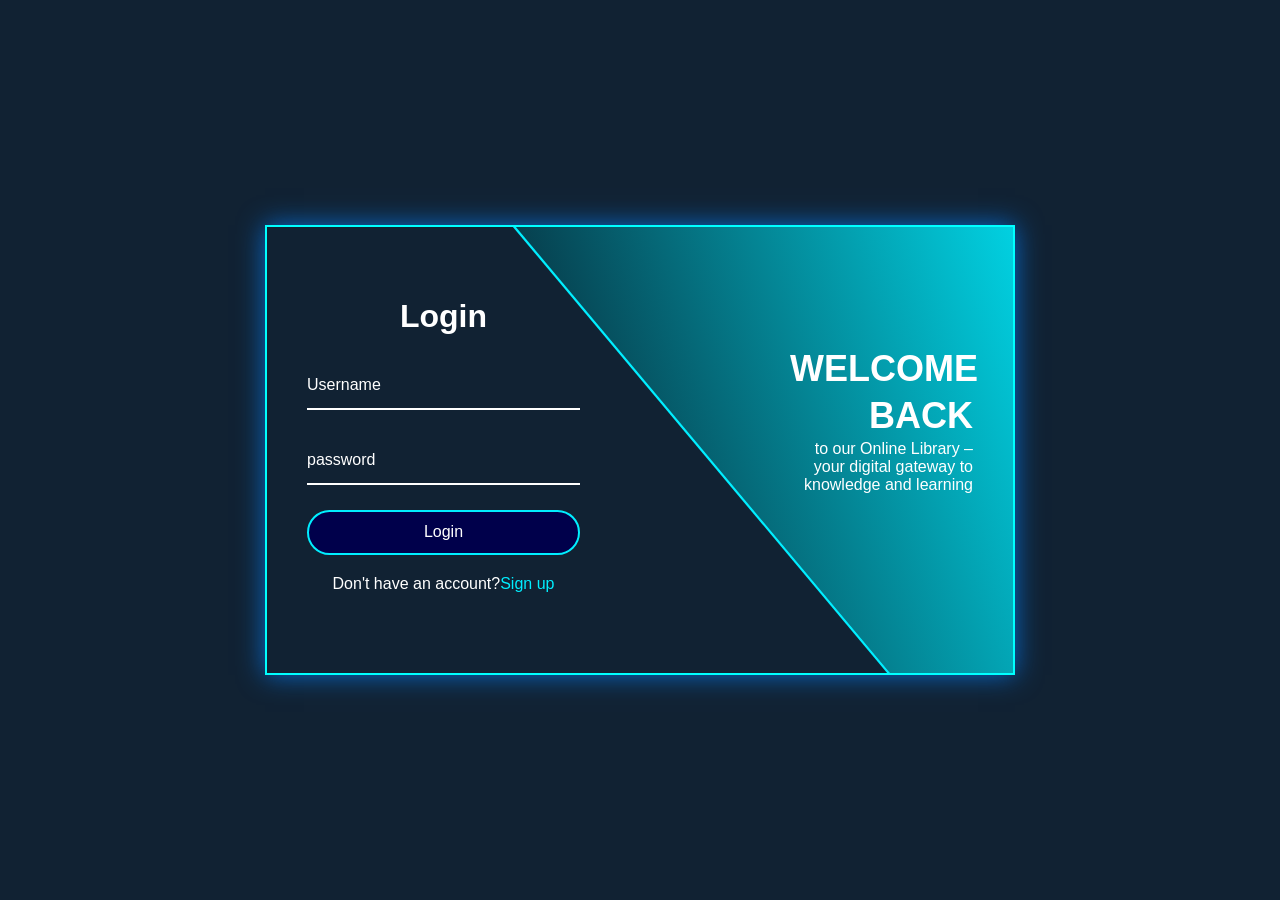
<file: index.html>
<!DOCTYPE html>
<head>
  <meta charset="utf-8">
  <meta title="dashboard">
  <link rel="stylesheet" href="Essam.css"> 
</head>
<body>
  <div class="wrapper">
    <span class="animat"></span>
    <span class="animat2"></span>

    <div class="form-box login">
      <h2>Login</h2>
    <form action="indexx.html">
      <div class="input-box">
        <input type="text" required>
        <label>Username</label>
      </div>

      <div class="input-box">
        <input type="password" required>
        <label>password</label>
      </div>
      <button type="submit" class="btn">Login</button>
      <div class="log-link">
        <p>Don't have an account?<a href="Essam2.html" class="register-link">Sign up</a></p>
      </div>
    </form>
  </div>
   <div class="info-text login">
    <h2>Welcome back</h2>
    <p>to our Online Library – your digital gateway to knowledge and learning</p>
   </div>
    </div>
  
</body>
</file>
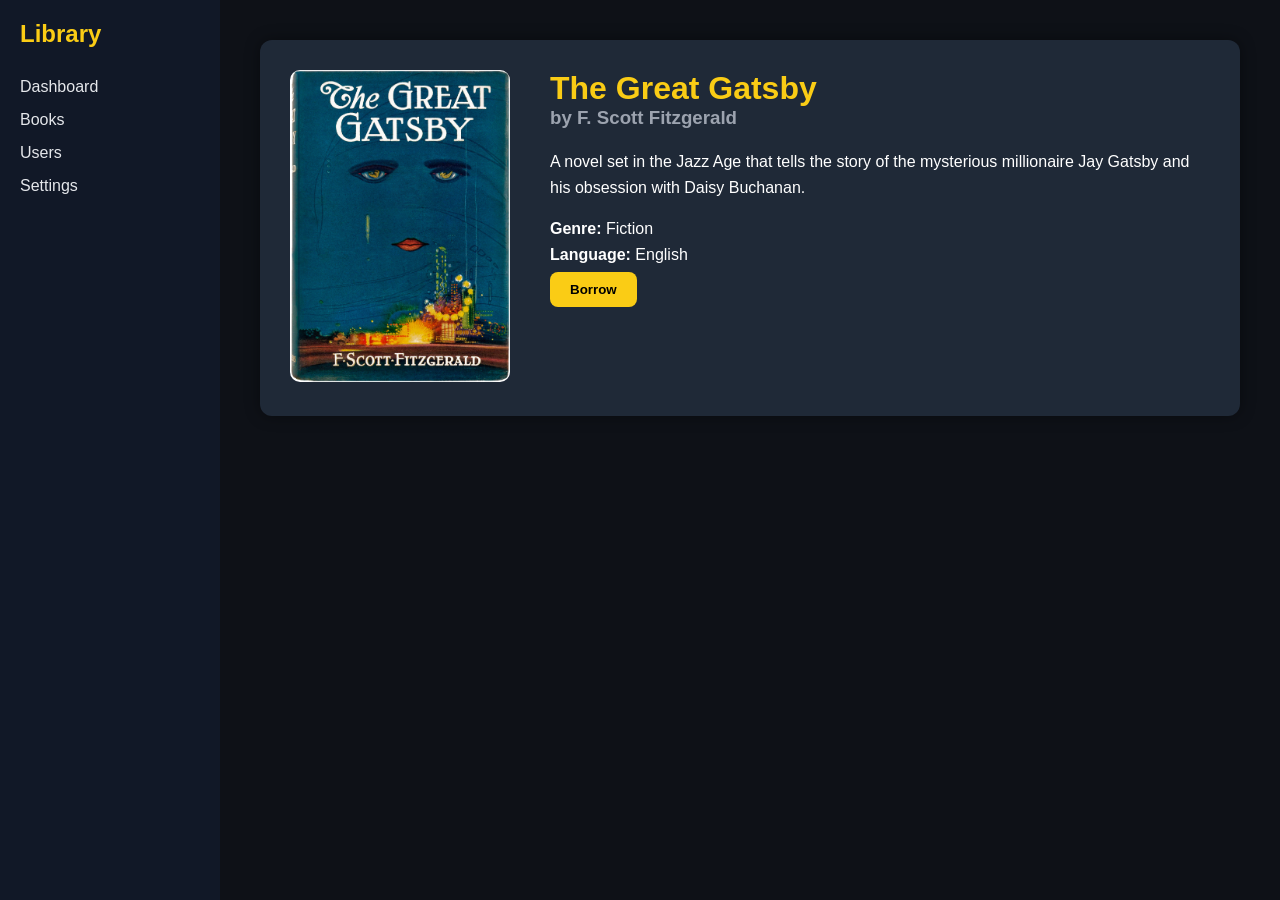
<file: askar.html>
<!DOCTYPE html>
<html lang="en">
<head>
  <meta charset="UTF-8" />
  <meta name="viewport" content="width=device-width, initial-scale=1.0"/>
  <title>Book Details</title>
  <link rel="stylesheet" href="askar.css"/>
</head>
<body>
  <div class="container">
    <aside class="sidebar">
      <div class="logo">Library</div>
      <ul class="nav">
        <li><a href="#">Dashboard</a></li>
        <li><a href="#">Books</a></li>
        <li><a href="#">Users</a></li>
        <li><a href="#">Settings</a></li>
      </ul>
    </aside>

    <main class="content">
      <div class="book-details">
        <div class="book-cover">
          <img src="movie.jpg" alt="Book Cover">
        </div>
        <div class="book-info">
          <h1>The Great Gatsby</h1>
          <h3>by F. Scott Fitzgerald</h3>
          <p class="summary">
            A novel set in the Jazz Age that tells the story of the mysterious millionaire Jay Gatsby and his obsession with Daisy Buchanan.
          </p>
          <div class="meta">
            <span><strong>Genre:</strong> Fiction</span>
            <span><strong>Language:</strong> English</span>
          </div>
          <button class="borrow-btn">Borrow</button>
        </div>
      </div>
    </main>
  </div>
</body>
</html>
</file>
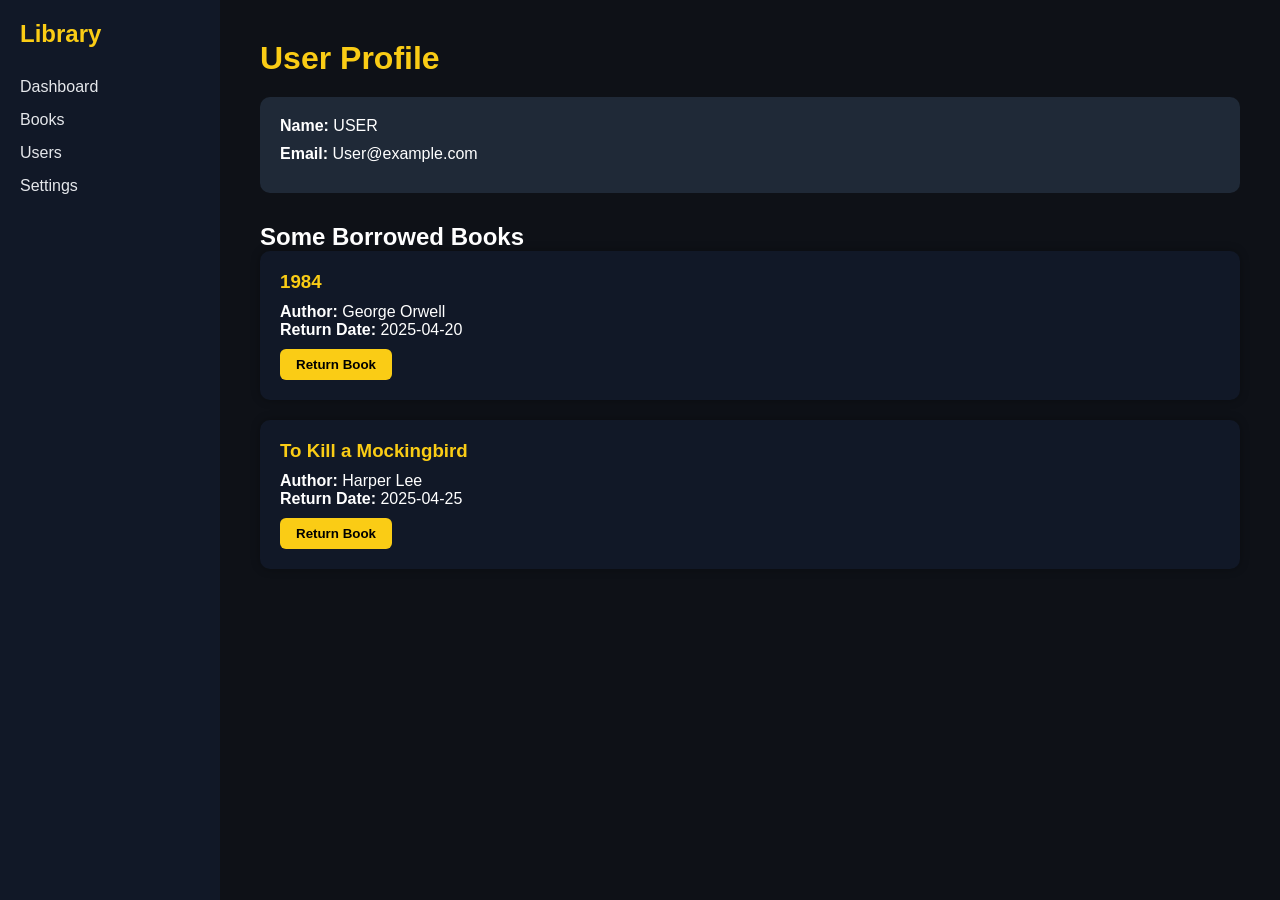
<file: askar2.html>
<!DOCTYPE html>
<html lang="en">
<head>
  <meta charset="UTF-8" />
  <meta name="viewport" content="width=device-width, initial-scale=1.0"/>
  <title>User Profile</title>
  <link rel="stylesheet" href="askar2.css"/>
</head>
<body>
  <div class="container">
    <aside class="sidebar">
      <div class="logo">Library</div>
      <ul class="nav">
        <li><a href="iindex.html">Dashboard</a></li>
        <li><a href="#">Books</a></li>
        <li><a href="#">Users</a></li>
        <li><a href="#">Settings</a></li>
      </ul>
    </aside>

    <main class="content">
      <div class="profile">
        <h1>User Profile</h1>
        <div class="user-info">
          <p><strong>Name:</strong> USER</p>
          <p><strong>Email:</strong> User@example.com</p>
        </div>

        <h2>Some Borrowed Books</h2>
        <div class="borrowed-books">
          <div class="book-card">
            <h3>1984</h3>
            <p><strong>Author:</strong> George Orwell</p>
            <p><strong>Return Date:</strong> 2025-04-20</p>
            <button class="return-btn">Return Book</button>
          </div>

          <div class="book-card">
            <h3>To Kill a Mockingbird</h3>
            <p><strong>Author:</strong> Harper Lee</p>
            <p><strong>Return Date:</strong> 2025-04-25</p>
            <button class="return-btn">Return Book</button>
          </div>
        </div>
      </div>
    </main>
  </div>
</body>
</html>
</file>
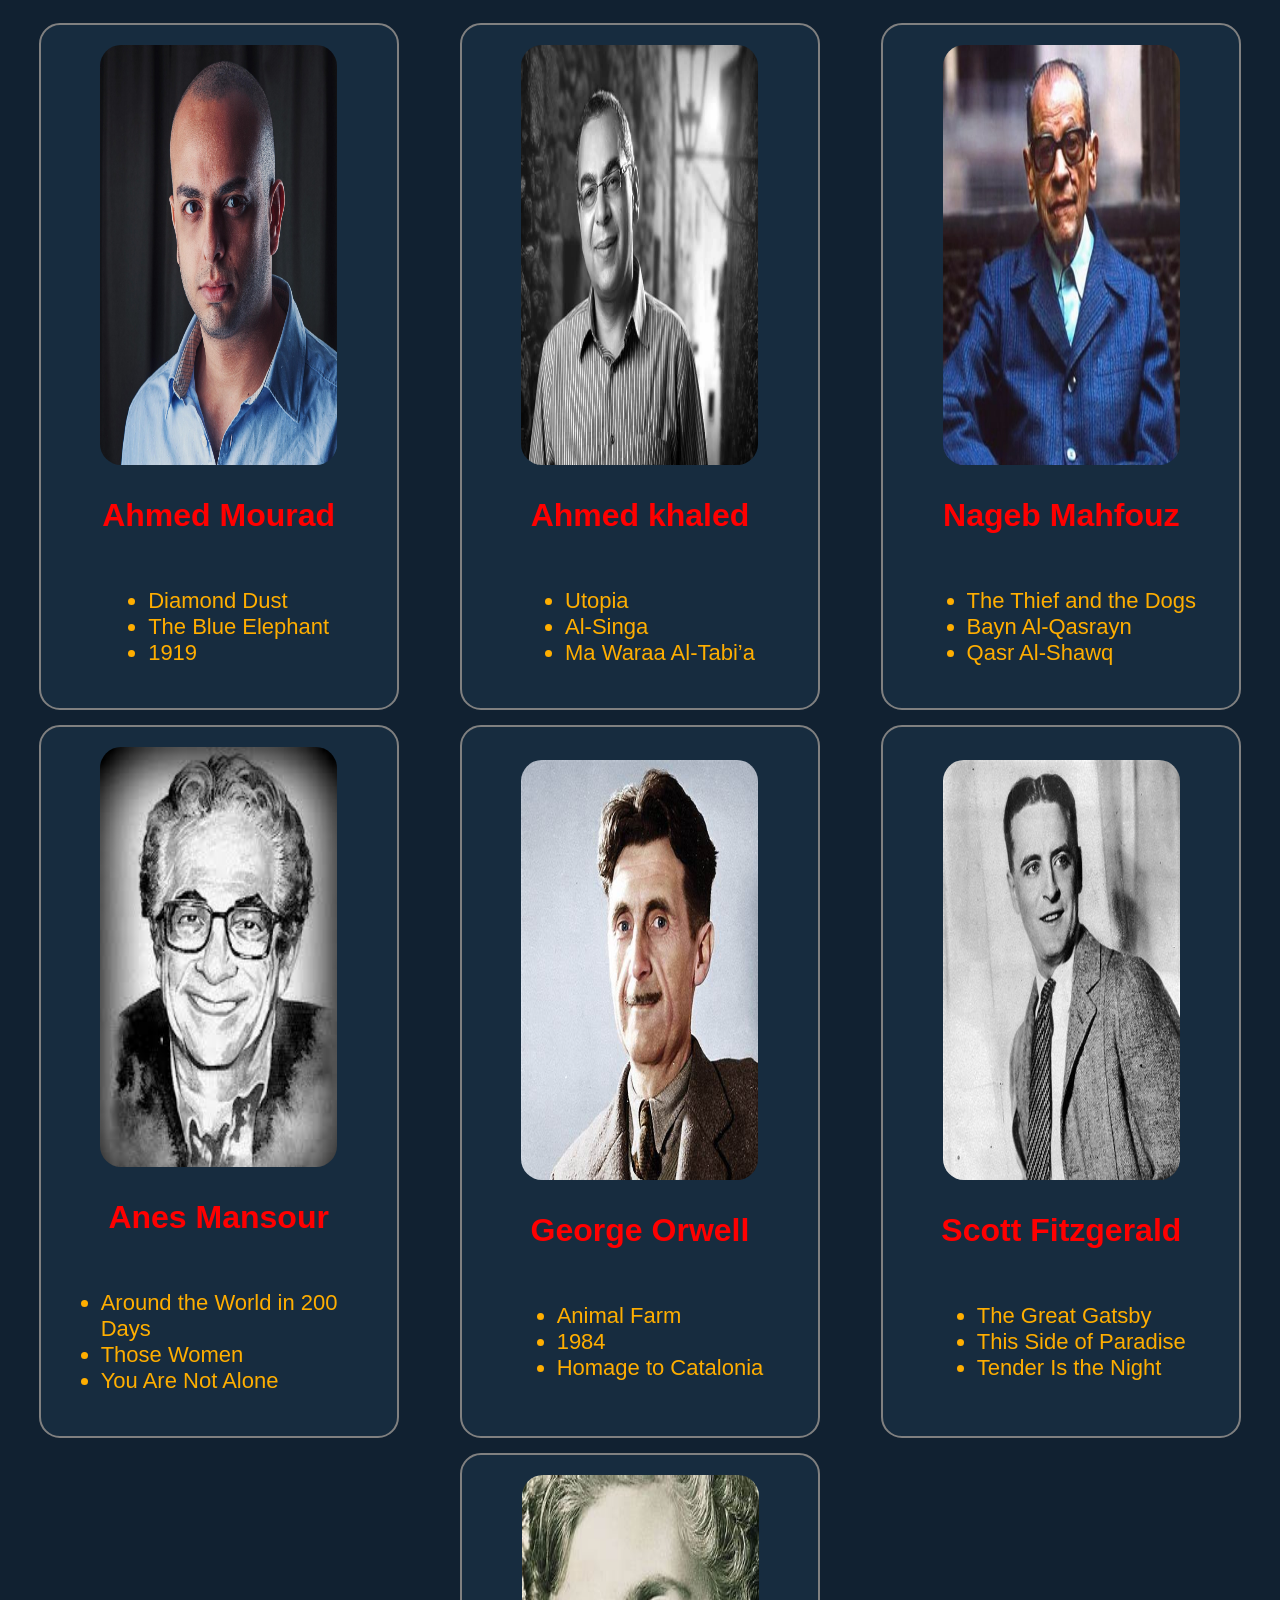
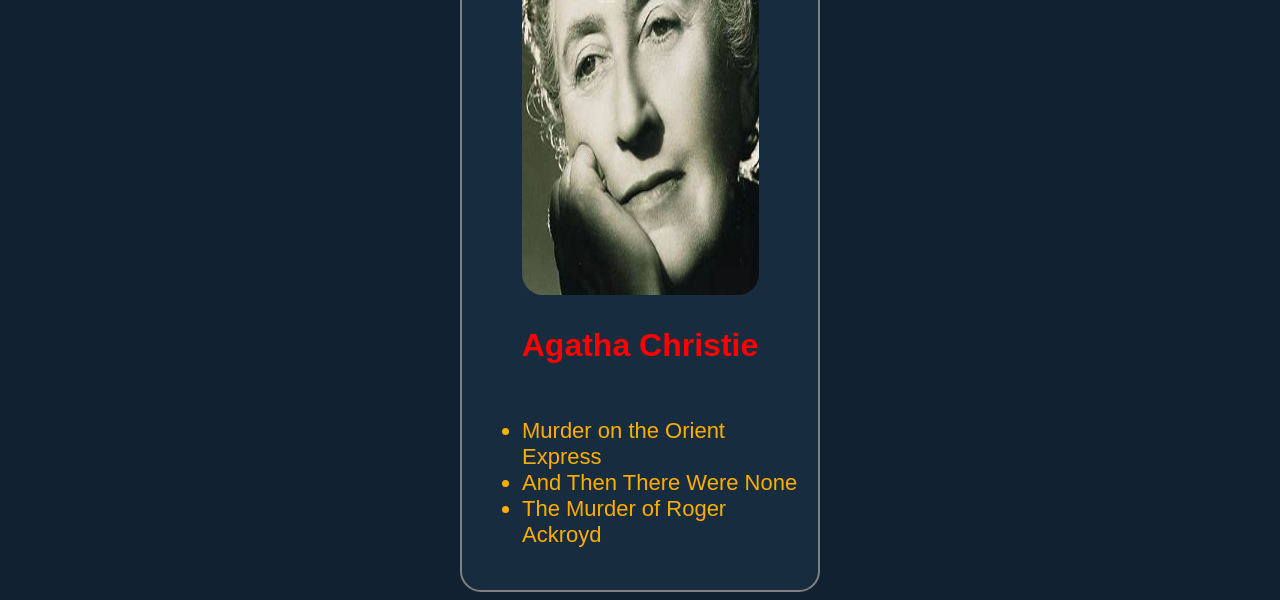
<file: bookauthors.html>
<!DOCTYPE html>
<head>
  <meta charset="utf-8">
  <meta title="dashboard">
  <link rel="stylesheet" href="bookauthors.css"> 
  <link rel="stylesheet" href="https://cdnjs.cloudflare.com/ajax/libs/font-awesome/6.4.0/css/all.min.css">
</head>
<body>
  <div class="main">
     <div class="mourad">
      <img src="authors/ahmed mourad.jpg">
      <p>Ahmed Mourad</p>
      <ul>
        <li>Diamond Dust</li>
        <li>The Blue Elephant</li>
        <li>1919</li>
      </ul>
     </div>
     <div class="khaled">
      <img src="authors/ahmed khaled.jpg">
      <p>Ahmed khaled</p>
      <ul>
        <li>Utopia</li>
        <li>Al-Singa</li>
        <li>Ma Waraa Al-Tabi’a</li>
      </ul>
     </div>

     <div class="nageb">
      <img src="authors/nageb.jpg">
      <p>Nageb Mahfouz</p>
      <ul>
        <li>The Thief and the Dogs</li>
        <li>Bayn Al-Qasrayn</li>
        <li>Qasr Al-Shawq</li>
      </ul>
     </div>

     <div class="anes">

      <img src="authors/anes.jpg">
      <p>Anes Mansour</p>
      <ul>
        <li>Around the World in 200 Days</li>
        <li>Those Women</li>
        <li>You Are Not Alone</li>
      </ul>
     </div>

     <div class="Orwell">

      <img src="authors/George Orwell.jpg">
      <p>George Orwell</p>
      <ul>
        <li>Animal Farm</li>
        <li>1984</li>
        <li>Homage to Catalonia</li>
      </ul>
     </div>

     <div class="Fitzgerald">

      <img src="authors/Scott Fitzgerald.jpg">
      <p>Scott Fitzgerald</p>
      <ul>
        <li>The Great Gatsby</li>
        <li>This Side of Paradise</li>
        <li>Tender Is the Night </li>
      </ul>
     </div>


     <div class="Christie">

      <img src="authors/Agatha Christie.jpg">
      <p>Agatha Christie</p>
      <ul>
        <li>Murder on the Orient Express</li>
        <li>And Then There Were None</li>
        <li>The Murder of Roger Ackroyd</li>
      </ul>
     </div>
  </div>
</file>
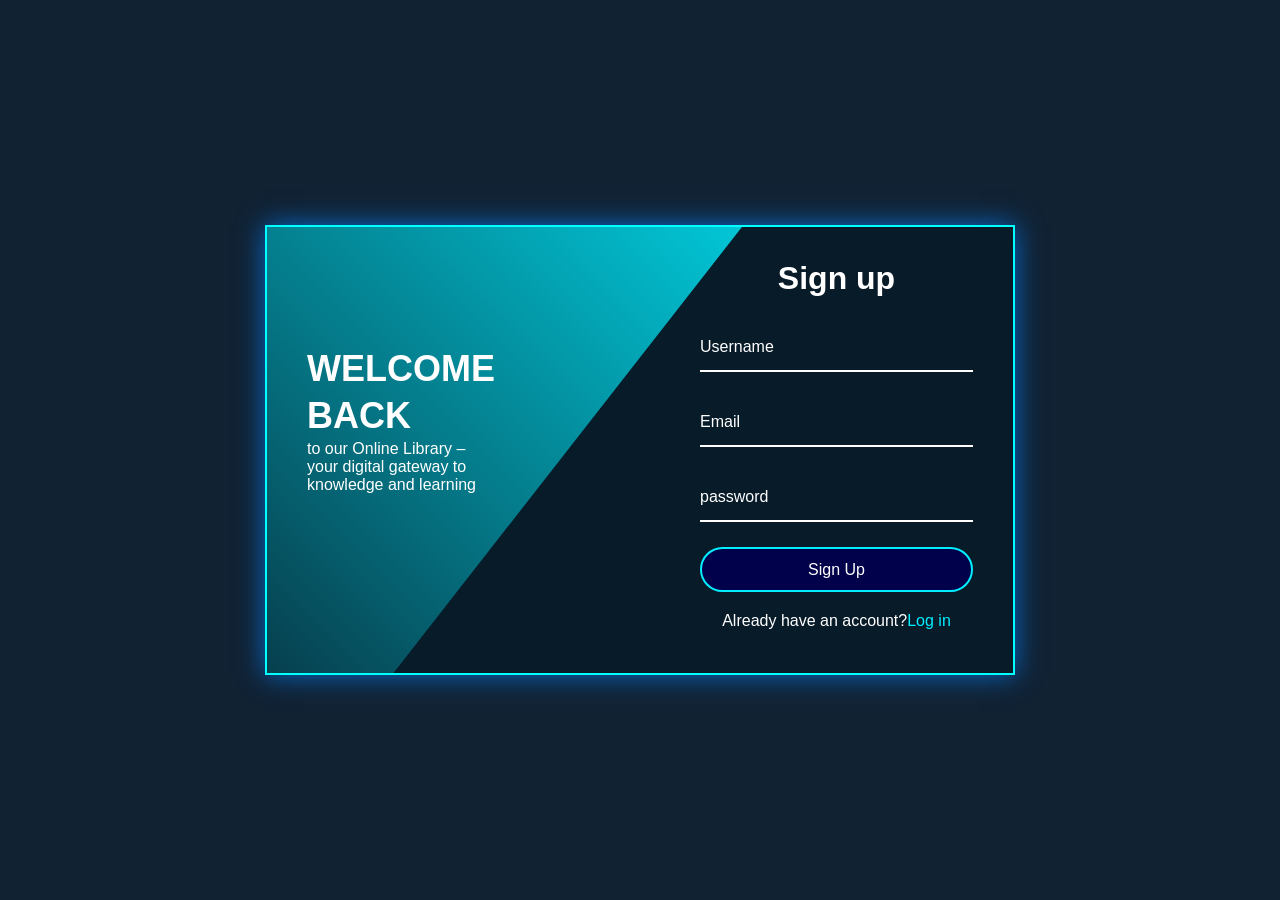
<file: Essam2.html>
<!DOCTYPE html>
<head>
  <meta charset="utf-8">
  <meta title="dashboard">
  <link rel="stylesheet" href="Essam2.css"> 
</head>
<body>
  <div class="wrapper">
    <span class="animat"></span>
    <span class="animat2"></span>
    <div class="form-box register">
      <h2>Sign up</h2>
    <form action="indexx.html">
      <div class="input-box">
        <input type="text" required>
        <label>Username</label>
      </div>
        
      <div class="input-box">
        <input type="text" required>
        <label>Email</label>
      </div>
  
      <div class="input-box">
        <input type="password" required>
        <label>password</label>
      </div>
      <button type="submit" class="btn">Sign Up</button>
      <div class="log-link">
        <p>Already have an account?<a href="index.html" class="login-link">Log in</a></p>
      </div>
    </form>
  </div>
  <div class="info-text register">
    <h2>Welcome back</h2>
    <p>to our Online Library – your digital gateway to knowledge and learning</p>
   </div>
      </div>
   </div>
</file>
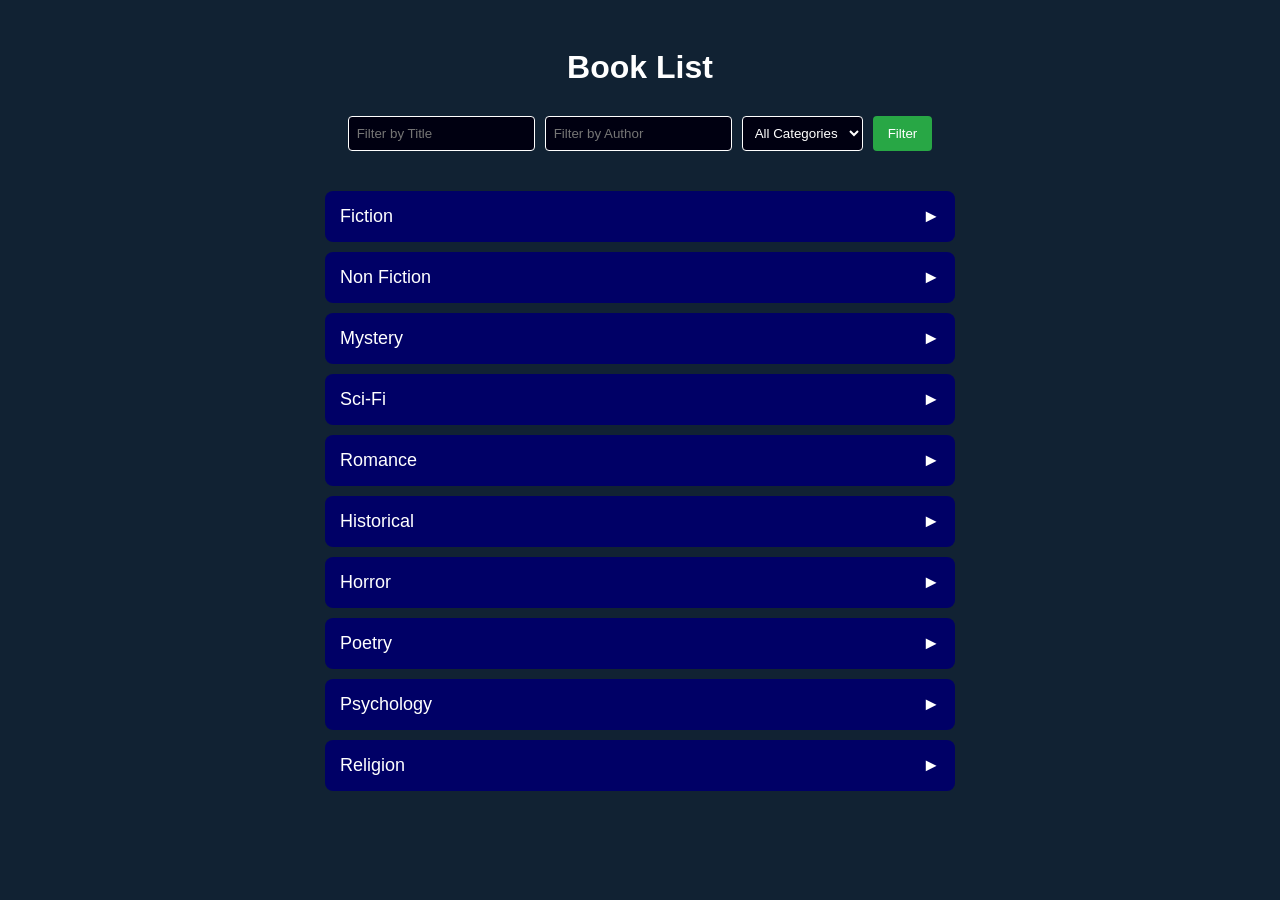
<file: gabr.html>
<!DOCTYPE html>
<html lang="en">
<head>
  <meta charset="UTF-8">
  <meta name="viewport" content="width=device-width, initial-scale=1">
  <title>Book List by Category</title>
  <link rel="stylesheet" href="gabr.css">
</head>
<body>

  <header>
    <h1>Book List</h1>
  </header>

  <section class="filter-section">
    <form id="filterForm">
      <input type="text" name="title" id="title" placeholder="Filter by Title">
      <input type="text" name="author" id="author" placeholder="Filter by Author">
      <select name="categoryFilter" id="categoryFilter">
        <option value="">All Categories</option>
        <option value="fiction">Fiction</option>
        <option value="nonfiction">Non Fiction</option>
        <option value="mystery">Mystery</option>
        <option value="sci-fi">Sci-Fi</option>
        <option value="romance">Romance</option>
        <option value="historical">Historical</option>
        <option value="horror">Horror</option>
        <option value="poetry">Poetry</option>
        <option value="psychology">Psychology</option>
        <option value="religion">Religion</option>
      </select>
      <button type="submit">Filter</button>
    </form>
  </section>

  <section class="categories-container">

    <details class="category-section">
      <summary>Fiction</summary>
      <div class="book-list">
        <p>No books available in this category.</p>
      </div>
    </details>

    <details class="category-section">
      <summary>Non Fiction</summary>
      <div class="book-list">
        <p>No books available in this category.</p>
      </div>
    </details>

    <details class="category-section">
      <summary>Mystery</summary>
      <div class="book-list">
        <p>No books available in this category.</p>
      </div>
    </details>

    <details class="category-section">
      <summary>Sci-Fi</summary>
      <div class="book-list">
        <p>No books available in this category.</p>
      </div>
    </details>

    <details class="category-section">
      <summary>Romance</summary>
      <div class="book-list">
        <p>No books available in this category.</p>
      </div>
    </details>

    <details class="category-section">
      <summary>Historical</summary>
      <div class="book-list">
        <p>No books available in this category.</p>
      </div>
    </details>

    <details class="category-section">
      <summary>Horror</summary>
      <div class="book-list">
        <p>No books available in this category.</p>
      </div>
    </details>

    <details class="category-section">
      <summary>Poetry</summary>
      <div class="book-list">
        <p>No books available in this category.</p>
      </div>
    </details>

    <details class="category-section">
      <summary>Psychology</summary>
      <div class="book-list">
        <p>No books available in this category.</p>
      </div>
    </details>

    <details class="category-section">
      <summary>Religion</summary>
      <div class="book-list">
        <p>No books available in this category.</p>
      </div>
    </details>

  </section>

</body>
</html>
</file>
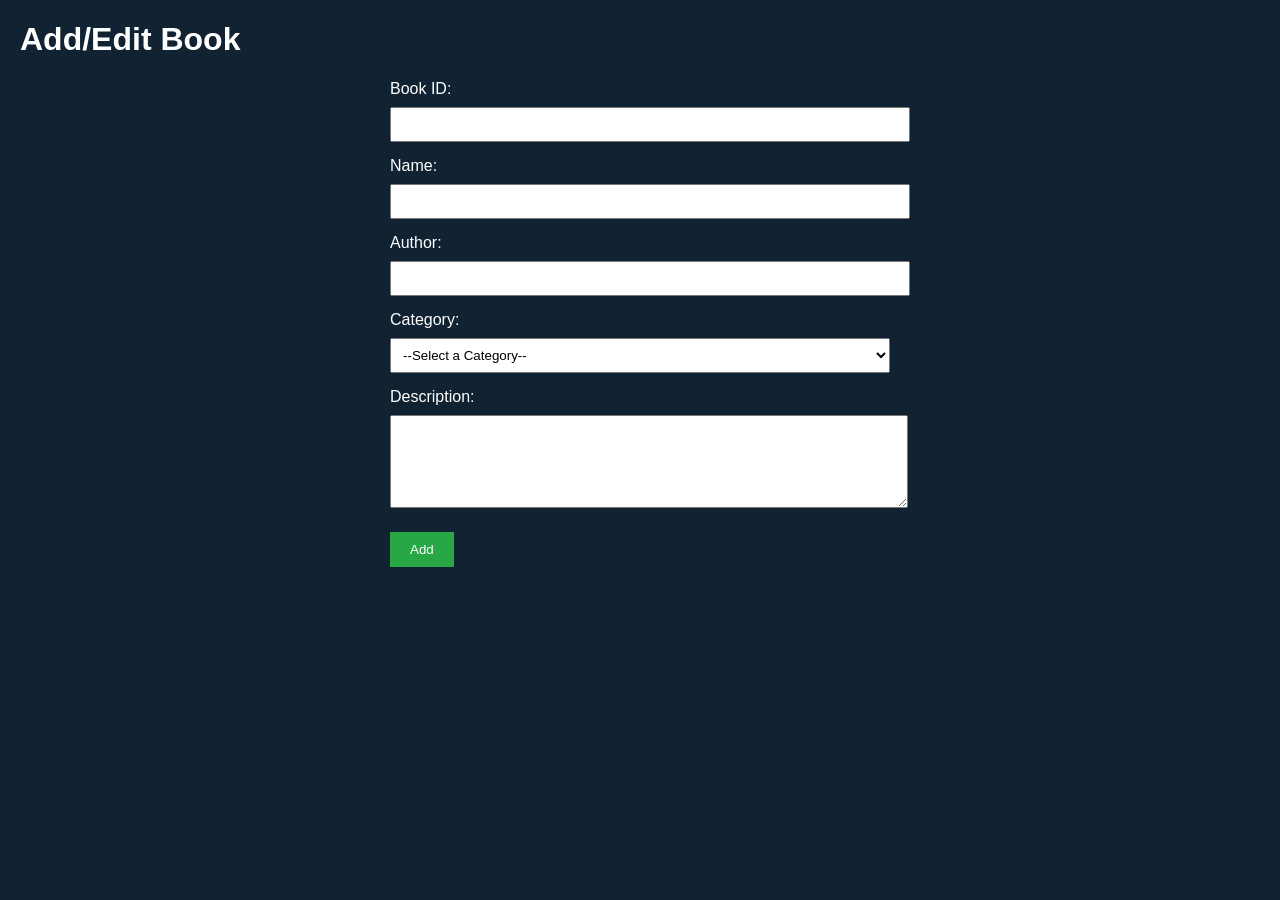
<file: gabr2.html>
<!DOCTYPE html>
<html lang="en">
<head>
  <meta charset="UTF-8">
  <meta name="viewport" content="width=device-width, initial-scale=1">
  <link rel="stylesheet" href="gabr2.css">
  <title>Add/Edit Book</title>
</head>
<body>

  <h1>Add/Edit Book</h1>

  <form action="/save_book" method="post">

    <label for="book_id">Book ID:</label>
    <input type="text" id="book_id" name="book_id" required>

    <label for="name">Name:</label>
    <input type="text" id="name" name="name" required>

    <label for="author">Author:</label>
    <input type="text" id="author" name="author" required>

    <label for="category">Category:</label>
    <select id="category" name="category">
      <option value="">--Select a Category--</option>
      <option value="fiction">Fiction</option>
      <option value="nonfiction">Non-Fiction</option>
      <option value="mystery">Mystery</option>
      <option value="sci-fi">Sci-Fi</option>
      <option value="Romance">Romance</option>
      <option value="Historical">Historical</option>
      <option value="Horror">Horror</option>
      <option value="Poetry">Poetry</option>
      <option value="Psychology">Psychology</option>
      <option value="Religion">Religion</option>
    </select>

    <label for="description">Description:</label>
    <textarea id="description" name="description" rows="5"></textarea>

    <input type="submit" value="Add">

  </form>

</body>
</html>
</file>
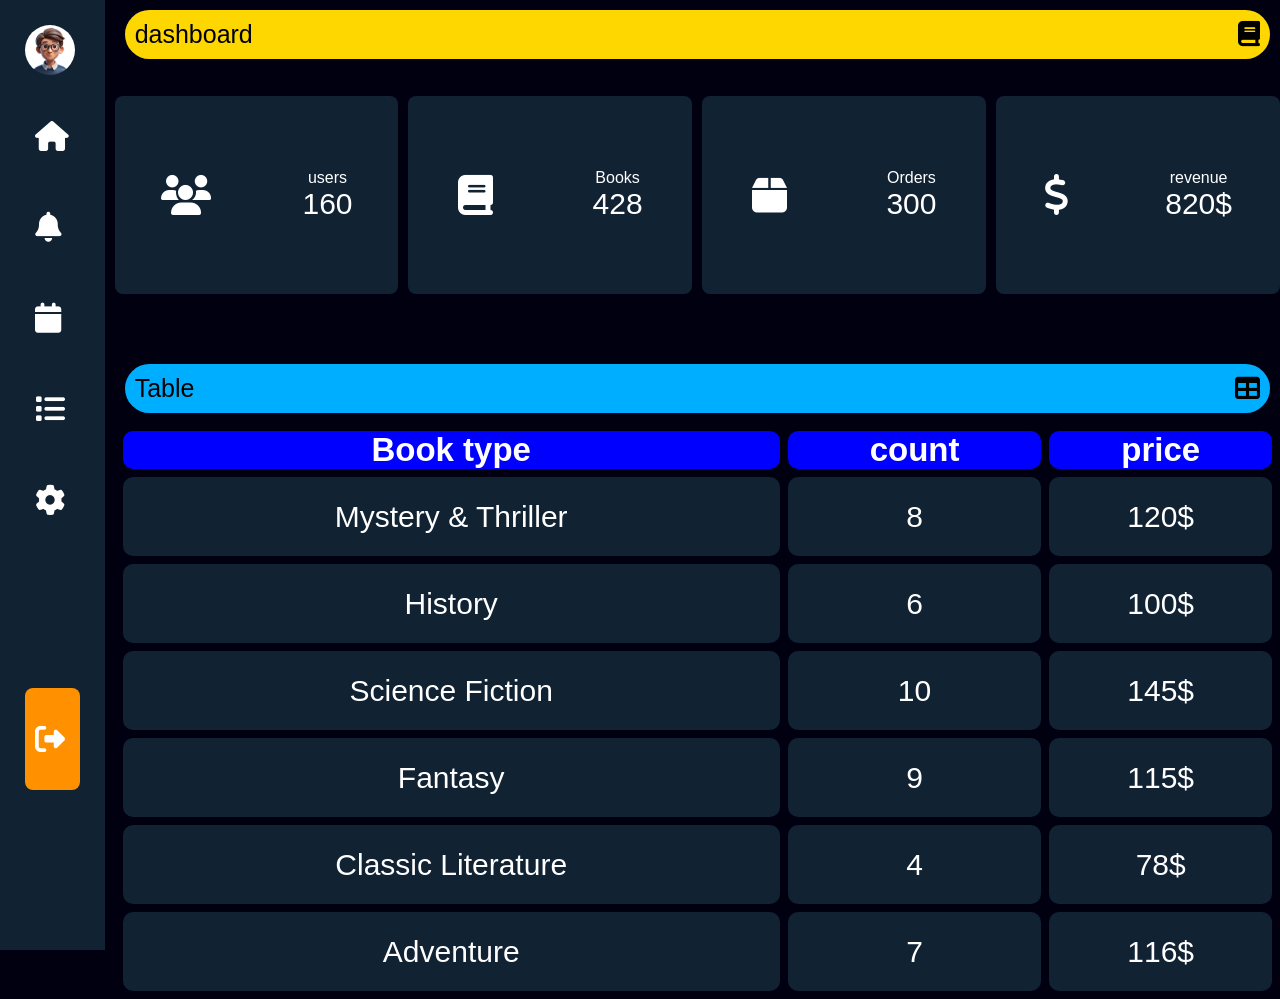
<file: iindex.html>
<!DOCTYPE html>
<head>
  <meta charset="utf-8">
  <meta title="dashboard">
  <link rel="stylesheet" href="dash.css"> 
  <link rel="stylesheet" href="https://cdnjs.cloudflare.com/ajax/libs/font-awesome/6.4.0/css/all.min.css">
</head>
<body>
  <div class="menu">
    <ul>

      <li class="use">

        <div class="hero">
          <img src="avatar.jpg" class="image">
        </div>
        <h2>USER</h2>

      </li>

      <li>
        <a href="indexx.html">
          <i class="fa-solid fa-house"></i>
          <p>Home</p>
        </a>
      </li>

      <li>
        <a href="#">
          <i class="fa fa-bell"></i>
          <p>Annc.</p>
        </a>
      </li>

      <li>
        <a href="#">
          <i class="fa-solid fa-calendar"></i>
          <p>Calendar</p>
        </a>
      </li>

      <li>
        <a href="#">
          <i class="fas fa-list"></i>
          <p>Categories</p>
        </a>
      </li>

      <li>
        <a href="#">
          <i class="fa-solid fa-cog"></i>
          <p>Settings</p>
        </a>
      </li>

      <li class="logout">
        <a href="index.html">
          <i class="fa-solid fa-right-from-bracket"></i>
          <p>Log out</p>
        </a>
      </li>
      
    </ul>
  </div>


  
  <div class="content">
    <div class="firstinfo">
      <p>dashboard</p>
      <i class="fas fa-book"></i>
    </div>


    <div class="cards">

      <div class="box">
        <i class="fas fa-users"></i>
        <div class="data">
          <p>users</p>
          <span>160</span>
        </div>
      </div>
  
      
      <div class="box">
        <i class="fa-solid fa-book"></i>
        <div class="data">
          <p>Books</p>
          <span>428</span>
        </div>
      </div>
  

      <div class="box">
        <i class="fa-solid fa-box"></i>
        <div class="data">
          <p>Orders</p>
          <span>300</span>
        </div>
      </div>
      
      
  
      <div class="box">
        <i class="fa-solid fa-dollar-sign"></i>
        <div class="data">
          <p>revenue</p>
          <span>820$</span>
        </div>
      </div>
      </div>




      
    <div class="content1">
      <div class="firstinfo1">
        <p>Table</p>
        <i class="fas fa-table"></i>
      </div>
    </div>
    

    <table>


      <thead>
        <tr>
          <th>Book type</th>
          <th>count</th>
          <th>price</th>
        </tr>
      </thead>


      
      <tbody>
        <tr>
          <td>Mystery & Thriller</td>
          <td>8</td>
          <td>120$</td>
        </tr>

        <tr>
          <td>History</td>
          <td>6</td>
          <td>100$</td>
        </tr>

        <tr>
          <td>Science Fiction</td>
          <td>10</td>
          <td>145$</td>
        </tr>

        <tr>
          <td>Fantasy</td>
          <td>9</td>
          <td>115$</td>
        </tr>


        <tr>
          <td>Classic Literature</td>
          <td>4</td>
          <td>78$</td>
        </tr>


        <tr>
          <td>Adventure</td>
          <td>7</td>
          <td>116$</td>
        </tr>
      </tbody>
    </table>

    
  
  </div>


  
</body>
</file>
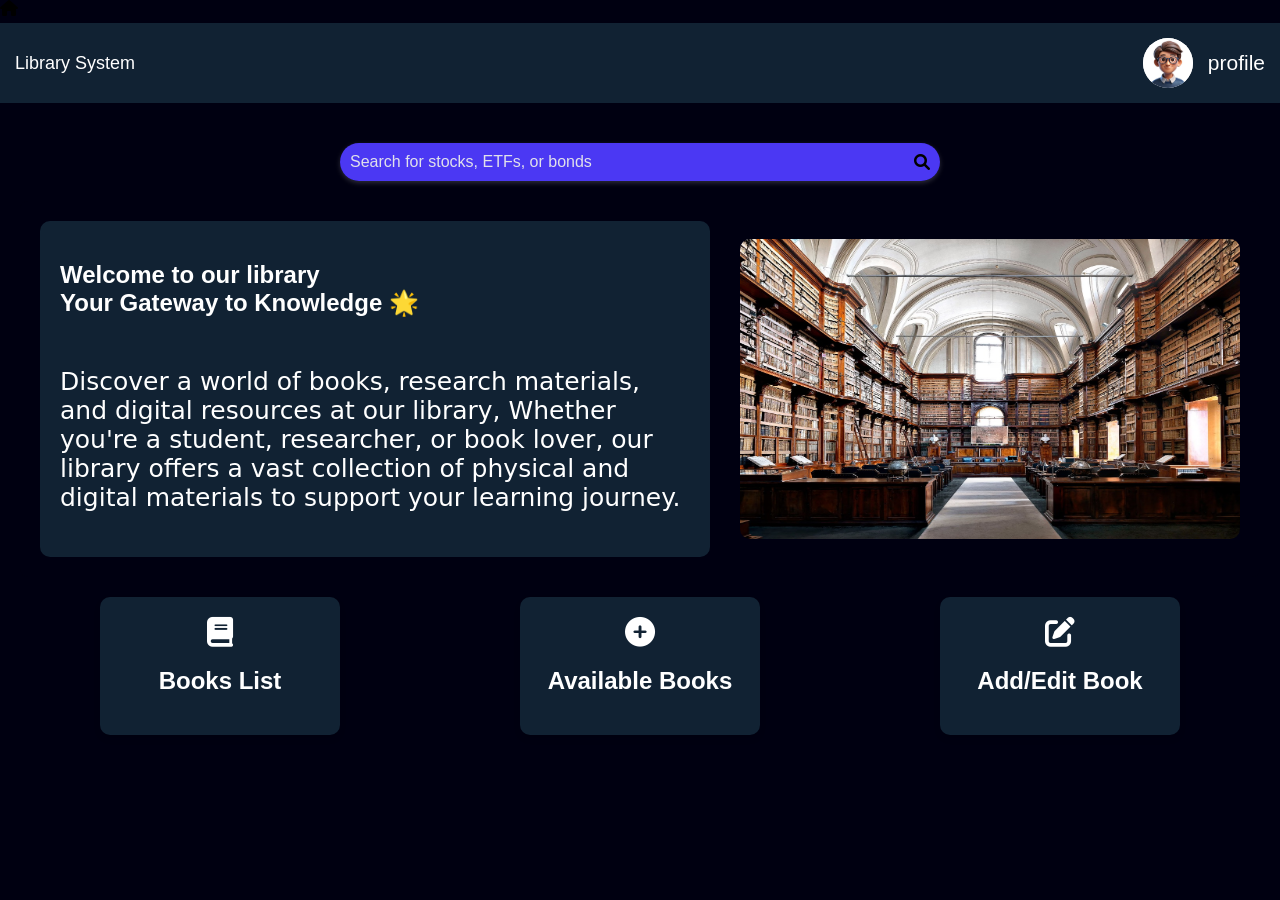
<file: indexx.html>
<!DOCTYPE html>
<html lang="en">
  <link rel="stylesheet" href="testt.css">
<link rel="stylesheet" href="https://cdnjs.cloudflare.com/ajax/libs/font-awesome/6.0.0/css/all.min.css">
<i class="fas fa-home"></i> <!-- Home Icon -->

<head>
    <meta name="viewport" content="width=device-width, initial-scale=1.0">
    <meta charset="UTF-8">
    <meta name="viewport" content="width=device-width, initial-scale=1.0">
    <title>library Website</title>
</head>
<body>
    <nav class="navbar">
        <div class="logo">Library System</div>

        <div class="all">
        <div class="profile-icon">
            <a href="dash.html">
                <img src="avatar.jpg" alt="User Avatar">
            </a>
        </div>
        <div>
          <a href="userprofile.html">profile</a>
        </div>
      </div>

    </nav>    
    <main class="container">
        <div class="search-bar">
            <input type="text" placeholder="Search for stocks, ETFs, or bonds" >
            <i class="fas fa-search"></i>
        </div>
         



        <section class="Intro">
            <div class="Intro-text">
                <h1><span class="highlight">Welcome to our library</span> Your Gateway to Knowledge 🌟</h1>
                <p>Discover a world of books, research materials, and digital resources at our library, Whether you're a student, researcher, or book lover, our library offers a vast collection of physical and digital materials to support your learning journey.</p>
            </div>
            <div class ="Intro-Image">
                <img src="Image.jpg">
            </div>
        </section>
        
        <section class="dashboard">
            <a href="book_list.html" class="card card1">
                <i class="fas fa-book"></i>
                <h2>Books List</h2>
            </a>
            <a href="bookauthors.html" class="card card2">
                <i class="fas fa-plus-circle"></i>
                <h2>Available Books</h2>
            </a>
            <a href="book_form.html" class="card card3">
                <i class="fas fa-edit"></i>
                <h2>Add/Edit Book</h2>
            </a>
        </section>
    </main>
</body>
</html>
</file>
<file: Essam.css>
*{
  margin:0;
  padding:0;
  box-sizing: border-box;
  font-family: sans-serif;
}
body{
  display:flex;
  justify-content: center;
  align-items: center;
  min-height: 100vh;
  background-color: #123;
}
.wrapper{
  position: relative;
  width:750px;
  height:450px;
  background-color: transparent;
  border:2px solid cyan;
  box-shadow: 0 0 25px rgb(7, 105, 202);
  overflow: hidden;
}
.wrapper .form-box{
  position: absolute;
  top:0px;
  width:50%;
  height:100%;
  display: flex;
  flex-direction: column;
  justify-content: center;
}
.wrapper .form-box.login{
  left:0;
  padding:0 60px 0 40px;
}

.wrapper .form-box.register{
right:0;
padding:0 40px 0 60px;
display: none;
}
.form-box h2{
  font-size: 32px;
  text-align: center;
  color:white;
}
.form-box .input-box{
  position: relative;
  width:100%;
  height:50px;
  margin:25px 0;
}
.input-box input{
  width:100%;
  height:100%;
  background: transparent;
  border:none;
  outline:none;
  font-size: 16px;
  font-weight: 500;
  padding-right: 23px;
  color: white;
  border-bottom:2px solid white;
  transition: .5s;
}
.input-box input:focus,
.input-box input:valid{
  border-bottom-color:#0ef;
}
.input-box label{
  position: absolute;
  top:50%;
  left:0;
  transform:translateY(-50%);
  color:#fff;
  font-size:16px;
  pointer-events: none;
  transition: .5s;
}
.input-box input:focus~label,
.input-box input:valid~label{
  top:-5px;
  color:#0ef;
}

.btn{
  position:relative;
  width:100%;
  height:45px;
  border-radius: 40px;
  outline:none;
  background-color: rgb(0, 0, 75);
  border:2px solid #0ef;
  cursor: pointer;
  font-weight: 600px;
  font-size: 16px;
  color:#fff;
}
.form-box .log-link{
  text-align: center;
  font-size: 16px;
  margin: 20px 0 10px;
  color: #fff;
}
.log-link p a{
  font-weight: 600px;
  text-decoration: none;
  color:#0ef
}
.log-link p a:hover{
  text-decoration: underline;
}
.wrapper .info-text{
  position: absolute;
  top:0;
  width:50%;
  height:100%;
  display:flex;
  flex-direction: column;
  justify-content: center;
}
.wrapper .info-text.login{
  right: 0;
  text-align: right;
  padding:0 40px 60px 150px;
}

.wrapper .info-text.register{
  left: 0;
  text-align: left;
  padding:0 150px 60px 40px;
  display: none;
}
.info-text h2{
  text-transform: uppercase;
  font-size: 36px;
  line-height: 1.3;
  color: #fff;
}
.info-text p{
  font-size: 16px;
  color: #fff;
}
.wrapper .animat{
  position: absolute;
  top: -4px;
  right: 0;
  width:850px;
  height:600px;
  background: linear-gradient(45deg,#081b29,#0ef);
  transform:rotate(10deg) skewY(40deg);
  border-bottom: 3px solid #0ef;
  transform-origin: bottom right;
}
.wrapper .animat2{
  position: absolute;
  top: 100%;
  left: 250px;
  width:850px;
  height:700px;
  background: #081b29;
  transform:rotate(0) skewY(0);
  border-bottom: 3px solid #0ef;
  transform-origin: bottom left;
}
</file>
<file: askar.css>
* {
  margin: 0;
  padding: 0;
  box-sizing: border-box;
  font-family: "Segoe UI", sans-serif;
}

body {
  background-color: #0e1117;
  color: white;
}

.container {
  display: flex;
  flex-wrap: wrap;
  min-height: 100vh;
}

.sidebar {
  width: 220px;
  background-color: #111827;
  padding: 20px;
}

.sidebar .logo {
  color: #facc15;
  font-size: 24px;
  margin-bottom: 30px;
  font-weight: bold;
}

.sidebar .nav {
  list-style: none;
}

.sidebar .nav li {
  margin-bottom: 15px;
}

.sidebar .nav a {
  color: #e5e7eb;
  text-decoration: none;
  font-weight: 500;
  transition: color 0.3s;
}

.sidebar .nav a:hover {
  color: #facc15;
}

.content {
  flex: 1;
  padding: 40px;
}

.book-details {
  display: flex;
  gap: 40px;
  background-color: #1f2937;
  padding: 30px;
  border-radius: 12px;
  box-shadow: 0 0 15px rgba(0,0,0,0.4);
}

.book-cover img {
  width: 220px;
  border-radius: 10px;
}

.book-info h1 {
  font-size: 32px;
  color: #facc15;
}

.book-info h3 {
  color: #9ca3af;
  margin-bottom: 20px;
}

.book-info .summary {
  margin-bottom: 20px;
  line-height: 1.6;
}

.meta span {
  display: block;
  margin-bottom: 8px;
}

.borrow-btn {
  padding: 10px 20px;
  background-color: #facc15;
  border: none;
  color: black;
  font-weight: bold;
  border-radius: 8px;
  cursor: pointer;
  transition: background-color 0.3s;
}

.borrow-btn:hover {
  background-color: #eab308;
}
</file>
<file: askar2.css>
* {
  margin: 0;
  padding: 0;
  box-sizing: border-box;
  font-family: "Segoe UI", sans-serif;
}

body {
  background-color: #0e1117;
  color: white;
}

.container {
  display: flex;
  min-height: 100vh;
}

/* Sidebar */
.sidebar {
  width: 220px;
  background-color: #111827;
  padding: 20px;
}

.sidebar .logo {
  color: #facc15;
  font-size: 24px;
  margin-bottom: 30px;
  font-weight: bold;
}

.sidebar .nav {
  list-style: none;
}

.sidebar .nav li {
  margin-bottom: 15px;
}

.sidebar .nav a {
  color: #e5e7eb;
  text-decoration: none;
  font-weight: 500;
  transition: color 0.3s;
}

.sidebar .nav a:hover {
  color: #facc15;
}

/* Content */
.content {
  flex: 1;
  padding: 40px;
}

.book-details {
  display: flex;
  gap: 40px;
  background-color: #1f2937;
  padding: 30px;
  border-radius: 12px;
  box-shadow: 0 0 15px rgba(0,0,0,0.4);
}

.book-cover img {
  width: 220px;
  border-radius: 10px;
}

.book-info h1 {
  font-size: 32px;
  color: #facc15;
}

.book-info h3 {
  color: #9ca3af;
  margin-bottom: 20px;
}

.book-info .summary {
  margin-bottom: 20px;
  line-height: 1.6;
}

.meta span {
  display: block;
  margin-bottom: 8px;
}

.borrow-btn {
  padding: 10px 20px;
  background-color: #facc15;
  border: none;
  color: black;
  font-weight: bold;
  border-radius: 8px;
  cursor: pointer;
  transition: background-color 0.3s;
}

.borrow-btn:hover {
  background-color: #eab308;
}
.profile h1 {
  font-size: 32px;
  color: #facc15;
  margin-bottom: 20px;
}

.user-info {
  background-color: #1f2937;
  padding: 20px;
  border-radius: 10px;
  margin-bottom: 30px;
}

.user-info p {
  margin-bottom: 10px;
}

.borrowed-books {
  display: flex;
  flex-direction: column;
  gap: 20px;
}

.book-card {
  background-color: #111827;
  padding: 20px;
  border-radius: 10px;
  box-shadow: 0 0 10px rgba(0,0,0,0.3);
}

.book-card h3 {
  color: #facc15;
  margin-bottom: 10px;
}

.return-btn {
  margin-top: 10px;
  padding: 8px 16px;
  background-color: #facc15;
  color: black;
  border: none;
  border-radius: 6px;
  cursor: pointer;
  font-weight: bold;
}

.return-btn:hover {
  background-color: #eab308;
}
</file>
<file: bookauthors.css>
body{
  background-color: rgb(17, 33, 49);
  font-family: sans-serif;
}
.main{
  display: flex;
  justify-content: space-around;
  flex-wrap: wrap;
}
.mourad{
  display: flex;
  flex-direction: column;
  align-items: center;
  justify-content: center;
  width:25%;
  height:auto;
  padding:20px;
  border:2px solid grey;
  border-radius: 21px;
  transition: .3s ease-in-out;
  background-color:rgb(23, 44, 63) ;
  margin-top: 15px;
}
.mourad:hover{
  scale: 1.02;
  cursor: pointer;
}
.mourad img{
  width:75%;
  height:420px;
  border-radius: 21px;
}
.mourad p{
  color: red;
  font-size: 32px;
  font-weight: 600;
}
ul{
  font-size: 22px;
  color: rgb(255, 174, 0);
}


.khaled{
  display: flex;
  flex-direction: column;
  align-items: center;
  justify-content: center;
  width:25%;
  height:auto;
  padding:20px;
  border:2px solid grey;
  border-radius: 21px;
  transition: .3s ease-in-out;
  background-color:rgb(23, 44, 63) ;
  margin-top: 15px;
}
.khaled:hover{
  scale: 1.02;
  cursor: pointer;
}
.khaled img{
  width:75%;
  height:420px;
  border-radius: 21px;
}
.khaled p{
  color: red;
  font-size: 32px;
  font-weight: 600;
}
ul{
  font-size: 22px;
  color: rgb(255, 174, 0);
}


.nageb{
  display: flex;
  flex-direction: column;
  align-items: center;
  justify-content: center;
  width:25%;
  height:auto;
  padding:20px;
  border:2px solid grey;
  border-radius: 21px;
  transition: .3s ease-in-out;
  background-color:rgb(23, 44, 63) ;
  margin-top: 15px;
}
.nageb:hover{
  scale: 1.02;
  cursor: pointer;
}
.nageb img{
  width:75%;
  height:420px;
  border-radius: 21px;
}
.nageb p{
  color: red;
  font-size: 32px;
  font-weight: 600;
}
ul{
  font-size: 22px;
  color: rgb(255, 174, 0);
}


.anes{
  display: flex;
  flex-direction: column;
  align-items: center;
  justify-content: center;
  width:25%;
  height:auto;
  padding:20px;
  border:2px solid grey;
  border-radius: 21px;
  transition: .3s ease-in-out;
  background-color:rgb(23, 44, 63) ;
  margin-top: 15px;
}
.anes:hover{
  scale: 1.02;
  cursor: pointer;
}
.anes img{
  width:75%;
  height:420px;
  border-radius: 21px;
}
.anes p{
  color: red;
  font-size: 32px;
  font-weight: 600;
}
ul{
  font-size: 22px;
  color: rgb(255, 174, 0);
}


.Orwell{
  display: flex;
  flex-direction: column;
  align-items: center;
  justify-content: center;
  width:25%;
  height:auto;
  padding:20px;
  border:2px solid grey;
  border-radius: 21px;
  transition: .3s ease-in-out;
  background-color:rgb(23, 44, 63) ;
  margin-top: 15px;
}
.Orwell:hover{
  scale: 1.02;
  cursor: pointer;
}
.Orwell img{
  width:75%;
  height:420px;
  border-radius: 21px;
}
.Orwell p{
  color: red;
  font-size: 32px;
  font-weight: 600;
}
ul{
  font-size: 22px;
  color: rgb(255, 174, 0);
}



.Fitzgerald{
  display: flex;
  flex-direction: column;
  align-items: center;
  justify-content: center;
  width:25%;
  height:auto;
  padding:20px;
  border:2px solid grey;
  border-radius: 21px;
  transition: .3s ease-in-out;
  background-color:rgb(23, 44, 63) ;
  margin-top: 15px;
}
.Fitzgerald:hover{
  scale: 1.02;
  cursor: pointer;
}
.Fitzgerald img{
  width:75%;
  height:420px;
  border-radius: 21px;
}
.Fitzgerald p{
  color: red;
  font-size: 32px;
  font-weight: 600;
}
ul{
  font-size: 22px;
  color: rgb(255, 174, 0);
}



.Christie{
  display: flex;
  flex-direction: column;
  align-items: center;
  justify-content: center;
  width:25%;
  height:auto;
  padding:20px;
  border:2px solid grey;
  border-radius: 21px;
  transition: .3s ease-in-out;
  background-color:rgb(23, 44, 63) ;
  margin-top: 15px;
}
.Christie:hover{
  scale: 1.02;
  cursor: pointer;
}
.Christie img{
  width:75%;
  height:420px;
  border-radius: 21px;
}
.Christie p{
  color: red;
  font-size: 32px;
  font-weight: 600;
}
ul{
  font-size: 22px;
  color: rgb(255, 174, 0);
}
</file>
<file: Essam2.css>
*{
  margin:0;
  padding:0;
  box-sizing: border-box;
  font-family: sans-serif;
}
body{
  display:flex;
  justify-content: center;
  align-items: center;
  min-height: 100vh;
  background-color: #123;
}
.wrapper{
  position: relative;
  width:750px;
  height:450px;
  background-color: transparent;
  border:2px solid cyan;
  box-shadow: 0 0 25px rgb(7, 105, 202);
  overflow: hidden;
}
.wrapper .form-box{
  position: absolute;
  top:0px;
  width:50%;
  height:100%;
  display: flex;
  flex-direction: column;
  justify-content: center;
}

.wrapper .form-box.register{
right:0;
padding:0 40px 0 60px;
}
.form-box h2{
  font-size: 32px;
  text-align: center;
  color:white;
}
.form-box .input-box{
  position: relative;
  width:100%;
  height:50px;
  margin:25px 0;
}
.input-box input{
  width:100%;
  height:100%;
  background: transparent;
  border:none;
  outline:none;
  font-size: 16px;
  font-weight: 500;
  padding-right: 23px;
  color: white;
  border-bottom:2px solid white;
  transition: .5s;
}
.input-box input:focus,
.input-box input:valid{
  border-bottom-color:#0ef;
}
.input-box label{
  position: absolute;
  top:50%;
  left:0;
  transform:translateY(-50%);
  color:#fff;
  font-size:16px;
  pointer-events: none;
  transition: .5s;
}
.input-box input:focus~label,
.input-box input:valid~label{
  top:-5px;
  color:#0ef;
}

.input-box i{
  position: absolute;
  top:50%;
  right:0;
  font-size:18px;
  transform: translateY(-50%);
  color:#fff;
}
.btn{
  position:relative;
  width:100%;
  height:45px;
  border-radius: 40px;
  outline:none;
  background-color: rgb(0, 0, 75);
  border:2px solid #0ef;
  cursor: pointer;
  font-weight: 600px;
  font-size: 16px;
  color:#fff;
}
.form-box .log-link{
  text-align: center;
  font-size: 16px;
  margin: 20px 0 10px;
  color: #fff;
}
.log-link p a{
  font-weight: 600px;
  text-decoration: none;
  color:#0ef
}
.log-link p a:hover{
  text-decoration: underline;
}
.wrapper .info-text{
  position: absolute;
  top:0;
  width:50%;
  height:100%;
  display:flex;
  flex-direction: column;
  justify-content: center;
}

.wrapper .info-text.register{
  left: 0;
  text-align: left;
  padding:0 150px 60px 40px;
}
.info-text h2{
  text-transform: uppercase;
  font-size: 36px;
  line-height: 1.3;
  color: #fff;
}
.info-text p{
  font-size: 16px;
  color: #fff;
}

.wrapper .animat{
  position: absolute;
  top: -4px;
  right: 0;
  width:850px;
  height:600px;
  background: linear-gradient(45deg,#081b29,#0ef);
  transform:rotate(0) skewY(0);
  border-bottom: 3px solid #0ef;
  transform-origin: bottom right;
}
.wrapper .animat2{
  position: absolute;
  top: 100%;
  left: 250px;
  width:850px;
  height:700px;
  background: #081b29;
  transform:rotate(-11deg) skewY(-41deg);
  border-bottom: 3px solid #0ef;
  transform-origin: bottom left;
}
</file>
<file: gabr.css>
body {
  font-family: Arial, sans-serif;
  background-color: #123; 
  color: white;
  padding: 20px;
}

header h1 {
  text-align: center;
  margin-bottom: 30px;
}

.filter-section {
  text-align: center;
  margin-bottom: 40px;
}

.filter-section form {
  display: inline-flex;
  gap: 10px;
  flex-wrap: wrap;
  justify-content: left;
}

.filter-section input[type="text"],
.filter-section select {
  padding: 8px;
  border: 1px solid #fff;
  border-radius: 4px;
  background-color: #001;
  color: #fff;
}

.filter-section button {
  padding: 8px 15px;
  background-color: #28a745;
  border: none;
  border-radius: 4px;
  color: #fff;
  cursor: pointer;
}

.filter-section button:hover {
  background-color: #218838;
}


.category-section {
  background-color: #006;
  margin: 10px auto;
  padding: 15px;
  border-radius: 8px;
  max-width: 600px;
}

.category-section > summary {
  font-size: 18px;
  list-style: none; 
  cursor: pointer;
  position: relative;
  padding-right: 20px; 
}

.category-section > summary::after {
  content: "►";
  position: absolute;
  right: 0;
  font-size: 18px;
  transition: transform 0.2s ease;
}

.category-section[open] > summary::after {
  content: "▼";
}

.book-list {
  margin-top: 15px;
  padding: 25px;
  background-color: #001;
  border: 1px solid #fff;
  border-radius: 4px;
}
</file>
<file: gabr2.css>
body {
  font-family: Arial, sans-serif;
  margin: 20px;
  background-color: #123; 
  color: white;
}

form {
  max-width: 500px;
  margin: 0 auto;
}

label {
  display: block;
  margin-top: 15px;
}

input[type="text"],
textarea,
select {
  width: 100%;
  padding: 8px;
  margin-top: 9px;
}

input[type="text"]:hover{
  background-color: rgb(177, 176, 176);
}

input[type="submit"] {
  margin-top: 20px;
  padding: 10px 20px;
  background-color: #28a745;
  color: white;
  border: none;
  cursor: pointer;
}

input[type="submit"]:hover {
  background-color: #218838;
}
</file>
<file: dash.css>
*{
  padding: 0;
  margin:0;
  color:white;
}
body{
  display:flex;
  gap: 10px;
  font-family: sans-serif;
  background-color: #001;
}
.menu{
  background-color: #123;
  width:60px;
  height: 100vh;
  padding:25px;
  overflow: hidden;
  transition: .5s;
}
.menu:hover{
  width: 260px;
}
.hero{
  width:50px;
  height: 60px;
  flex-shrink: 0;
}
.image{
  width: 100%;
  border-radius: 50% 50%;
}
.use{
  display: flex;
 gap:40px;
  align-items: center;
}
ul{
  list-style: none;
  height:85%;
  position: relative;
}
ul li a{
  height: 60px;
  font-size:20px;
  text-decoration: none;
  display: block;
  padding: 10px;
  margin:11px 0;
  display: flex;
  gap:50px;
  align-items: center;
  border-radius: 10px;
  transition: .3s ease-in-out;
}
ul li a:hover,td:hover{
  background-color: #ffffff55;
}
.logout{
  position: absolute;
  bottom: 0px;
  background-color: rgb(255, 145, 0);
  border-radius: 8px;
  width:100%;
}
ul li a i{
  font-size: 30px;
}






.content{
  width:100%;
}
.firstinfo{
  background-color: gold;
  margin: 10px;
  display:flex;
  align-items: center;
  justify-content: space-between;
  padding:10px;
  border-radius: 25px;
}
.firstinfo p,.firstinfo i{
  color: black;
  font-size: 25px;
}
.firstinfo:hover{
  scale: 1.02;
  cursor: pointer;
}



.content1{
  width:100%;
  margin-top: 70px;
}
.firstinfo1{
  background-color: rgb(0, 174, 255);
  margin: 10px;
  display:flex;
  align-items: center;
  justify-content: space-between;
  padding:10px;
  border-radius: 25px;
}
.firstinfo1 p,.firstinfo1 i{
  color: black;
  font-size: 25px;
}
.firstinfo1:hover{
  scale: 1.01;
  cursor: pointer;
}
table{
  width:100%;
  height: 64vh;
  text-align: center;
  border-spacing: 8px;
  
}
th,td{
  height:30px;
  background-color: #123;
  border-radius: 10px;
  font-size: 30px;
  cursor: pointer;
}
th{
  background-color: blue;
  font-size: 33px;
}


.cards{
  margin-top: 37px;
  display:flex;
  align-items: center;
  justify-content: space-between;
  flex-wrap: wrap;
  gap:10px;
}
.cards .box{
  height:22vh;
  flex-basis: 150px;
  background-color: #123;
  flex-grow: 1;
  border-radius: 8px;
  display: flex;
  justify-content: space-around;
  align-items: center;
}
.cards .box i{
  font-size: 40px;
}
.cards .box .data{
  text-align: center;
}
.cards .box .data span{
  font-size: 30px;
}
</file>
<file: testt.css>
body {
  font-family: Arial, sans-serif;
  margin: 0;
  padding: 0;
  background-color: #001;
}
.navbar {
  font-size: large;
  display: flex;
  justify-content: space-between;
  align-items: center;
  background: #123;
  padding: 15px;
  margin-top: 5px;
  color: white;
}
.profile-icon {
  width: 50px;
  height: 50px;
  border-radius: 50% 50%;
  background: #fff;
  margin-left: 10px;
  overflow: hidden;
}

.all{
  display: flex;
  align-items: center;
  gap:15px;
}
.all a{
  text-decoration: none;
  font-size: 21px;
  color:white;
}
.profile-icon img {
  width: 100%; 
  height: 100%;
  object-fit: cover; 
  cursor: pointer;
  transition: transform 0.3s ease;
}

.profile-icon:hover {
  transform: scale(1.07);
}

.search-bar {
  position: relative;
  display: flex;
  align-items: left;
  border-radius: 25px;
  box-shadow: 0 2px 5px rgba(226, 222, 222, 0.2);
  max-width: 600px;
  margin: 20px auto;
}
.search-bar i {
  position: absolute;
  right: 10px;
  top: 50%;
  transform: translateY(-50%);
  cursor: pointer;
}

.search-bar input:hover {
  transform: scale(1.05);
}

.search-bar input {
  flex: 1;
  color: #fff;
  background: rgb(75, 56, 243);
  border: none;
  outline: none;
  padding: 10px;
  font-size: 16px;
  max-width: 600px;
  border-radius: 25px;
  
}

.search-bar input::placeholder {
  color: rgb(225, 225, 235); 
}


.nav-links a {
  color: white;
  text-decoration: none;
}


.container {
  padding: 20px;
}

.Intro {
  display: flex;
  align-items: center;
  gap: 20px;
  flex-wrap: wrap;
  justify-content: space-between;
  background:#001;
  padding: 20px;
  border-radius: 8px;
  position: relative;
}
.Intro-Image {
  width: 500px;
  height: 300px;
  
  background: #001;
  margin-left: 10px;

  display: flex;
  justify-content: right; 
  align-items: center; 
  overflow: hidden;
}

.Intro-Image img {
  display: flex;
  width: 100%; 
  height: 100%;
  border-radius: 10px;
}

.Intro-text {
  background:#123;
  font-weight: normal;
  font-size: medium;
  color: white;
  border-radius: 10px;
  padding: 20px;
  flex: 1;
  height: auto;
}
.Intro-text p{
  margin-top: 50px;
  font-size: 25px;
  font-family: "Knewave", system-ui;
}

.Intro-text .highlight {
  display: flex;
  font-weight: bold;
  color: white;
  font-size: x-large;
}

.dashboard  {
  display: flex;
  gap: 20px;
  margin-top: 20px;
  background: #001;
  flex-wrap: wrap;
  justify-content: space-around;
}

.card {
  text-decoration: none;
  color: white;
  background: #123;
  padding: 20px;
  text-align: center;
  border-radius: 10px;
  box-shadow: 0px 4px 6px rgba(0, 0, 0, 0.1);
  transition: transform 0.3s ease;
  width: 200px;
}
.card:hover {
  transform: scale(1.05);
}
.card i {
  font-size: 30px;
  margin-bottom: 10px;
  display: block;
}
</file>
